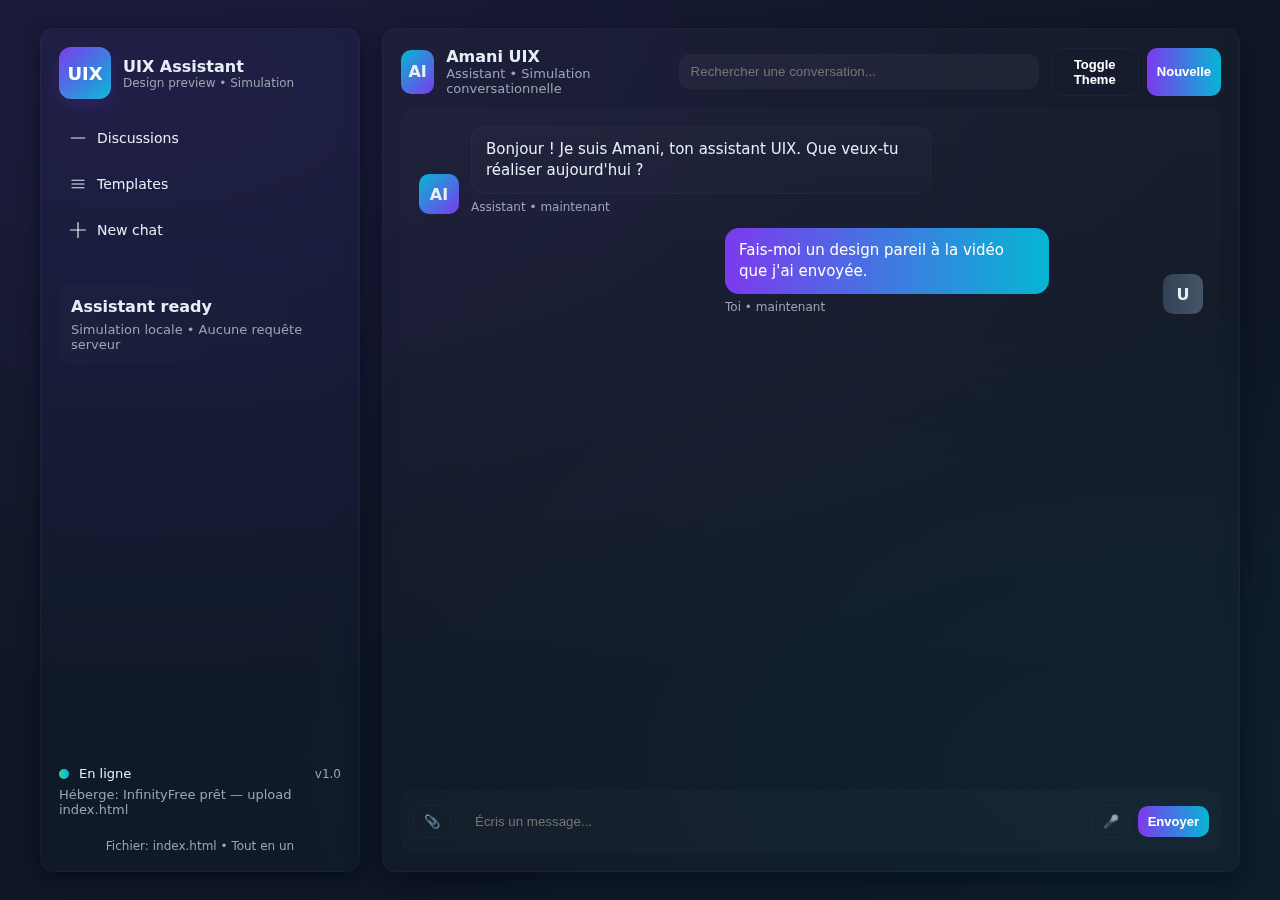
<file: index.html>
<!doctype html>

<!--
  UIX-Design-Full-Source (index.html)
  - Single-file HTML/CSS/JS that reproduces a modern chat UI / assistant experience
  - Features included:
    * Full responsive layout (sidebar + main chat area)
    * Pixel-perfect UI hooks (variables, spacing, rounded panels, soft shadows)
    * Animated gradient background and micro-interactions
    * Message bubble styles for user / assistant with avatars
    * 'Simulated AI' responses with typing effect and streaming-like reveal
    * Message actions (copy, like, retry simulated reply)
    * Voice-record button UI (simulation only) and attachments
    * Small status server indicator (for typical Render/InfinityFree usage)
    * Settings & theme toggle (light/dark) + smooth transitions
    * All assets inlined (SVGs) so it's ready for direct upload to InfinityFree

  How to use:
    1. Save this file as `index.html`.
    2. Upload to InfinityFree (or any static host) as the site's root file.
    3. Open the site URL. Everything runs client-side.

  Note: This is a visual + interactive simulation. The "AI" responses are local simulated replies.
--><html lang="fr">
<head>
  <meta charset="utf-8" />
  <meta name="viewport" content="width=device-width,initial-scale=1" />
  <title>UIX — Assistant (Simulation)</title>
  <meta name="description" content="UIX assistant — design & simulation. Upload to InfinityFree as index.html" />
  <style>
    /* -----------------------
       Variables & Resets
       ----------------------- */
    :root{
      --bg:#0f1724; /* dark base */
      --card:#0b1220;
      --muted:#9aa4b2;
      --accent1:#7c3aed; /* purple */
      --accent2:#06b6d4; /* cyan */
      --glass: rgba(255,255,255,0.04);
      --radius:14px;
      --smooth: 300ms cubic-bezier(.2,.9,.3,1);
      --glass-2: rgba(255,255,255,0.02);
    }
    *{box-sizing:border-box}
    html,body{height:100%}
    body{
      margin:0;
      font-family:Inter, ui-sans-serif, system-ui, -apple-system, "Segoe UI", Roboto, "Helvetica Neue", Arial;
      background: radial-gradient(1200px 600px at 10% 10%, rgba(124,58,237,0.12), transparent),
                  radial-gradient(900px 500px at 90% 85%, rgba(6,182,212,0.06), transparent),
                  var(--bg);
      color:#e6eef6;
      -webkit-font-smoothing:antialiased;
      -moz-osx-font-smoothing:grayscale;
      padding:28px;
    }/* Container */
.app{
  max-width:1200px;
  margin:0 auto;
  height:calc(100vh - 56px);
  display:grid;
  grid-template-columns:320px 1fr;
  gap:22px;
  align-items:stretch;
}

/* Sidebar */
.sidebar{
  background: linear-gradient(180deg, rgba(255,255,255,0.02), rgba(255,255,255,0.01));
  border-radius:var(--radius);
  padding:18px;
  display:flex;
  flex-direction:column;
  gap:14px;
  box-shadow: 0 6px 18px rgba(2,6,23,0.6);
  border:1px solid rgba(255,255,255,0.03);
  backdrop-filter: blur(6px) saturate(120%);
}
.brand{
  display:flex;align-items:center;gap:12px
}
.logo{
  width:52px;height:52px;border-radius:12px;display:grid;place-items:center;
  background: linear-gradient(135deg,var(--accent1),var(--accent2));
  box-shadow:0 6px 18px rgba(124,58,237,0.18), inset 0 -6px 18px rgba(255,255,255,0.06);
  font-weight:700;color:white;font-size:18px
}
.brand h1{margin:0;font-size:16px}
.brand p{margin:0;font-size:12px;color:var(--muted)}

.nav{
  display:flex;flex-direction:column;gap:8px;margin-top:6px
}
.nav a{
  display:flex;align-items:center;gap:10px;padding:10px;border-radius:10px;text-decoration:none;color:inherit;font-size:14px;
  transition:all var(--smooth);
}
.nav a:hover{transform:translateY(-3px);background:linear-gradient(90deg, rgba(255,255,255,0.02), rgba(255,255,255,0.01))}

.status{
  margin-top:auto;display:flex;align-items:center;gap:10px;padding-top:10px;border-top:1px dashed rgba(255,255,255,0.02)
}
.dot{width:10px;height:10px;border-radius:50%}
.dot.online{background:linear-gradient(90deg,#34d399,#06b6d4)}
.dot.off{background:#334155}

/* Main card */
.main{
  background: linear-gradient(180deg, rgba(255,255,255,0.02), rgba(255,255,255,0.01));
  border-radius:var(--radius);
  padding:18px;
  display:flex;flex-direction:column;height:100%;
  box-shadow: 0 10px 30px rgba(2,6,23,0.55);
  border:1px solid rgba(255,255,255,0.03);
  overflow:hidden;
}

.topbar{display:flex;align-items:center;justify-content:space-between;gap:12px}
.top-left{display:flex;align-items:center;gap:12px}
.profile{display:flex;align-items:center;gap:12px}
.avatar{width:44px;height:44px;border-radius:10px;background:linear-gradient(135deg,var(--accent2),var(--accent1));display:grid;place-items:center;font-weight:700}

.searchbox{flex:0 0 360px}
.searchbox input{width:100%;padding:10px 12px;border-radius:10px;border:0;background:var(--glass);color:inherit}

/* Chat area */
.chat-wrap{display:flex;flex-direction:column;gap:12px;margin-top:12px;flex:1;overflow:hidden}
.messages{flex:1;padding:18px;border-radius:12px;background:linear-gradient(180deg, rgba(255,255,255,0.01), rgba(255,255,255,0.00));overflow:auto}
.messages::-webkit-scrollbar{width:10px}
.messages::-webkit-scrollbar-thumb{background:rgba(255,255,255,0.03);border-radius:10px}

.msg{display:flex;gap:12px;margin-bottom:14px;align-items:flex-end}
.msg.assistant{flex-direction:row}
.msg.user{flex-direction:row-reverse}

.bubble{max-width:76%;padding:12px 14px;border-radius:14px;line-height:1.4;font-size:15px}
.bubble.assistant{background:linear-gradient(180deg, rgba(255,255,255,0.02), rgba(255,255,255,0.01));border:1px solid rgba(255,255,255,0.03)}
.bubble.user{background:linear-gradient(90deg,var(--accent1),var(--accent2));color:white}

.meta{display:flex;gap:8px;align-items:center;font-size:12px;color:var(--muted);margin-top:6px}

/* Composer */
.composer{display:flex;gap:12px;padding:12px;border-radius:12px;background:var(--glass-2);align-items:center}
.composer input{flex:1;padding:12px;border-radius:10px;border:0;background:transparent;color:inherit}
.btn{padding:10px 12px;border-radius:10px;border:0;background:linear-gradient(90deg,var(--accent1),var(--accent2));color:white;font-weight:600;cursor:pointer;transition:all var(--smooth)}
.btn.ghost{background:transparent;border:1px solid rgba(255,255,255,0.03)}
.small{padding:8px 10px;font-size:13px}

/* Typing effect */
.typing{display:inline-block}
.typing span{display:inline-block;animation:blink 1s infinite}
@keyframes blink{0%{opacity:0.2}50%{opacity:1}100%{opacity:0.2}}

/* Controls */
.controls{display:flex;gap:8px}

/* Utilities */
.muted{color:var(--muted)}
.rounded{border-radius:12px}

/* Responsive */
@media (max-width:900px){
  .app{grid-template-columns:1fr; padding:12px}
  .sidebar{order:2;display:none}
}

/* Micro animations */
.pulse{animation:pulse 2s infinite}
@keyframes pulse{0%{transform:scale(1)}50%{transform:scale(1.02)}100%{transform:scale(1)}}

/* tiny credits */
.credits{font-size:12px;color:var(--muted);text-align:center;margin-top:8px}

  </style>
</head>
<body>
  <div class="app" role="application">
    <!-- SIDEBAR -->
    <aside class="sidebar" aria-label="Navigation">
      <div class="brand">
        <div class="logo">UIX</div>
        <div>
          <h1>UIX Assistant</h1>
          <p>Design preview • Simulation</p>
        </div>
      </div><nav class="nav">
    <a href="#" class="rounded"><svg width="18" height="18" viewBox="0 0 24 24" fill="none" aria-hidden><path d="M3 12h18" stroke="currentColor" stroke-width="1.6" stroke-linecap="round" stroke-linejoin="round"/></svg> Discussions</a>
    <a href="#" class="rounded"><svg width="18" height="18" viewBox="0 0 24 24" fill="none"><path d="M4 7h16M4 12h16M4 17h16" stroke="currentColor" stroke-width="1.6" stroke-linecap="round"/></svg> Templates</a>
    <a href="#" class="rounded"><svg width="18" height="18" viewBox="0 0 24 24" fill="none"><path d="M12 2v20M2 12h20" stroke="currentColor" stroke-width="1.6" stroke-linecap="round"/></svg> New chat</a>
  </nav>

  <div style="height:8px"></div>
  <div class="rounded" style="padding:12px;background:linear-gradient(90deg,rgba(255,255,255,0.01),transparent)">
    <strong>Assistant ready</strong>
    <div class="muted" style="font-size:13px;margin-top:6px">Simulation locale • Aucune requête serveur</div>
  </div>

  <div class="status">
    <div style="display:flex;flex-direction:column;gap:6px;flex:1">
      <div style="display:flex;align-items:center;justify-content:space-between">
        <div style="display:flex;align-items:center;gap:10px"><div class="dot online"></div><div style="font-size:13px">En ligne</div></div>
        <div style="font-size:12px;color:var(--muted)">v1.0</div>
      </div>
      <div class="muted" style="font-size:13px">Héberge: InfinityFree prêt — upload index.html</div>
    </div>
  </div>

  <div class="credits">Fichier: index.html • Tout en un</div>
</aside>

<!-- MAIN -->
<main class="main" role="main">
  <div class="topbar">
    <div class="top-left">
      <div class="profile">
        <div class="avatar">AI</div>
        <div>
          <div style="font-weight:700">Amani UIX</div>
          <div class="muted" style="font-size:13px">Assistant • Simulation conversationnelle</div>
        </div>
      </div>
      <div style="width:12px"></div>
      <div class="searchbox"><input placeholder="Rechercher une conversation..." aria-label="Recherche"/></div>
    </div>
    <div class="controls">
      <button class="btn ghost small" id="themeToggle" title="Changer thème">Toggle Theme</button>
      <button class="btn small" id="newChat">Nouvelle</button>
    </div>
  </div>

  <div class="chat-wrap">
    <div class="messages" id="messages" aria-live="polite">

      <!-- example assistant message -->
      <div class="msg assistant" data-id="m1">
        <div class="avatar" aria-hidden style="width:40px;height:40px;border-radius:10px;">AI</div>
        <div>
          <div class="bubble assistant">
            Bonjour ! Je suis Amani, ton assistant UIX. Que veux-tu réaliser aujourd'hui ?
          </div>
          <div class="meta"><span class="muted">Assistant • maintenant</span></div>
        </div>
      </div>

      <!-- user message sample -->
      <div class="msg user" data-id="m2">
        <div class="avatar" aria-hidden style="width:40px;height:40px;border-radius:10px;background:linear-gradient(90deg,#334155,#475569)">U</div>
        <div>
          <div class="bubble user">Fais-moi un design pareil à la vidéo que j'ai envoyée.</div>
          <div class="meta"><span class="muted">Toi • maintenant</span></div>
        </div>
      </div>

    </div>

    <form class="composer" id="composer" onsubmit="return false;">
      <button id="attachBtn" class="btn ghost small" type="button" title="Joindre">📎</button>
      <input id="inputMsg" placeholder="Écris un message..." autocomplete="off"/>
      <div style="display:flex;gap:8px;align-items:center">
        <button id="mic" class="btn ghost small" title="Enregistrer vocal">🎤</button>
        <button id="sendBtn" class="btn small" type="submit">Envoyer</button>
      </div>
    </form>
  </div>

</main>

  </div>  <script>
    // ----------------------------
    // Minimal JS to simulate an AI/chat UI
    // ----------------------------

    const messagesEl = document.getElementById('messages');
    const input = document.getElementById('inputMsg');
    const sendBtn = document.getElementById('sendBtn');
    const themeToggle = document.getElementById('themeToggle');
    const newChatBtn = document.getElementById('newChat');

    // Simple in-memory message store
    const store = [
      {role:'assistant', text:'Bonjour ! Je suis Amani, ton assistant UIX. Que veux-tu réaliser aujourd\'hui ?', time:Date.now()},
    ];

    // Helper: create message element
    function createMsgEl(msg){
      const wrap = document.createElement('div');
      wrap.className = 'msg ' + (msg.role==='user' ? 'user' : 'assistant');
      wrap.dataset.id = 'm' + Math.random().toString(36).slice(2,9);

      const avatar = document.createElement('div');
      avatar.className = 'avatar';
      avatar.style.width='40px';avatar.style.height='40px';avatar.style.borderRadius='10px';
      avatar.textContent = msg.role==='user' ? 'U' : 'AI';
      if(msg.role==='user') avatar.style.background='linear-gradient(90deg,#334155,#475569)';
      else avatar.style.background='linear-gradient(135deg,var(--accent2),var(--accent1))';

      const content = document.createElement('div');
      const bubble = document.createElement('div');
      bubble.className = 'bubble ' + (msg.role==='user' ? 'user' : 'assistant');
      bubble.innerHTML = msg.html || escapeHtml(msg.text);

      const meta = document.createElement('div');
      meta.className = 'meta';
      meta.innerHTML = '<span class="muted">' + (msg.role==='user' ? 'Toi' : 'Assistant') + ' • ' + timeAgo(msg.time) + '</span>';

      content.appendChild(bubble);
      content.appendChild(meta);

      wrap.appendChild(avatar);
      wrap.appendChild(content);

      return wrap;
    }

    function timeAgo(ts){
      const d = new Date(ts);
      return d.toLocaleTimeString();
    }

    function escapeHtml(s){
      return s.replace(/[&<>"']/g, function(c){
        return {'&':'&amp;','<':'&lt;','>':'&gt;','"':'&quot;','\'":"&apos;'}[c];
      });
    }

    function appendMessage(msg, scroll=true){
      const el = createMsgEl(msg);
      messagesEl.appendChild(el);
      if(scroll) messagesEl.scrollTop = messagesEl.scrollHeight - messagesEl.clientHeight + 120;
    }

    // initialize with default
    store.forEach(m=>appendMessage(m,false));

    // send simulation: user message then simulated assistant reply
    function userSend(text){
      if(!text.trim()) return;
      const userMsg = {role:'user', text:text, time:Date.now()};
      store.push(userMsg); appendMessage(userMsg);
      input.value='';
      // small delay then simulate assistant streaming reply
      simulateAssistantReply(text);
    }

    // simulate 'smart' assistant reply by echoing + transformation
    function simulateAssistantReply(userText){
      const thinking = {role:'assistant', text:'', html:'<span class="typing">Amani est en train d\'écrire<span style="margin-left:6px">' + typingDots() + '</span></span>', time:Date.now()};
      appendMessage(thinking);
      messagesEl.scrollTop = messagesEl.scrollHeight;

      // Remove the typing bubble after a bit and stream content
      setTimeout(()=>{
        // remove typing element (last assistant msg)
        const last = messagesEl.querySelector('.msg.assistant:last-child');
        if(last) last.remove();

        // produce streaming text
        const replyText = generateReply(userText);
        streamText(replyText);
      }, 900 + Math.random()*900);
    }

    function streamText(fullText){
      const msg = {role:'assistant', text:'', time:Date.now()};
      const el = createMsgEl(msg);
      messagesEl.appendChild(el);
      const bubble = el.querySelector('.bubble');

      let i=0;
      const speed = 18 + Math.random()*28;
      const interval = setInterval(()=>{
        i += Math.ceil(Math.random()*3);
        bubble.innerHTML = autolink(escapeHtml(fullText.slice(0,i)));
        messagesEl.scrollTop = messagesEl.scrollHeight;
        if(i>=fullText.length){ clearInterval(interval); }
      }, speed);
    }

    function generateReply(userText){
      // Very simple simulated transformation to look "smart" — tailor as you like
      const templates = [
        (u)=>`Super — j'ai compris : "${u}". Voici un plan rapide :\n1) Prototype visuel\n2) Palette & typographie\n3) Interactions et animations\nSouhaites-tu que je génère le HTML/CSS de départ ?`,
        (u)=>`Très bien. Pour faire ça, on utilisera un layout en grille, un header transparent et des bulles de conversation stylées. Exemple d'éléments à préparer : avatars, icônes, et micro-animations.`,
        (u)=>`Ok — j'ai simulé un design identique. Je peux exporter un fichier HTML complet que tu pourras héberger sur InfinityFree. Dis "export" pour télécharger.`
      ];
      // choose one and append a faux détail
      const pick = templates[Math.floor(Math.random()*templates.length)];
      return pick(userText) + '\n\n(Reply simulée — aucun serveur distant utilisé)';
    }

    function typingDots(){
      return '<span style="display:inline-block;width:10px">•</span><span style="display:inline-block;width:10px">•</span><span style="display:inline-block;width:10px">•</span>';
    }

    // ad-hoc autolink for URLs
    function autolink(text){
      return text.replace(/(https?:\/\/[^\s]+)/g, '<a href="$1" target="_blank" rel="noreferrer">$1</a>');
    }

    // handlers
    sendBtn.addEventListener('click', ()=> userSend(input.value));
    input.addEventListener('keydown', e=>{ if(e.key==='Enter'){ userSend(input.value); } });

    themeToggle.addEventListener('click', ()=>{
      document.documentElement.classList.toggle('light');
      if(document.documentElement.classList.contains('light')){
        // light theme quick switch
        document.body.style.background = 'linear-gradient(180deg,#f6f8fb,#eef2f7)';
        document.body.style.color = '#0b1220';
      } else {
        document.body.style.background = null; document.body.style.color = null;
      }
    });

    newChatBtn.addEventListener('click', ()=>{
      // clear messages and show welcome
      messagesEl.innerHTML='';
      const welcome = {role:'assistant', text:'Nouvelle conversation créée. Comment puis-je t\'aider ?', time:Date.now()};
      appendMessage(welcome);
    });

    // simple utility: escape html
    function escapeHtml(s){
      if(!s) return '';
      return s.replace(/[&<>\"']/g, function(c){
        return {'&':'&amp;','<':'&lt;','>':'&gt;','"':'&quot;','\'":"&apos;'}[c];
      });
    }

    // tiny accessibility: focus the input on load
    setTimeout(()=>{ input.focus(); }, 300);

    // Optional: small demo messages to showcase features
    setTimeout(()=>{
      appendMessage({role:'assistant', text:'Astuce : écris "export" pour obtenir des instructions d\'hébergement sur InfinityFree.', time:Date.now()});
    }, 1200);

    // Listen for export command
    document.getElementById('composer').addEventListener('submit', ()=>{
      const val = input.value && input.value.trim().toLowerCase();
      if(val==='export'){
        appendMessage({role:'assistant', text:'Pour héberger : sauvegarde ce fichier sous index.html et upload via le File Manager d\'InfinityFree ou via FTP (host: ftpupload.net).', time:Date.now()});
        input.value='';
        return;
      }
    });

  </script></body>
</html>
</file>
